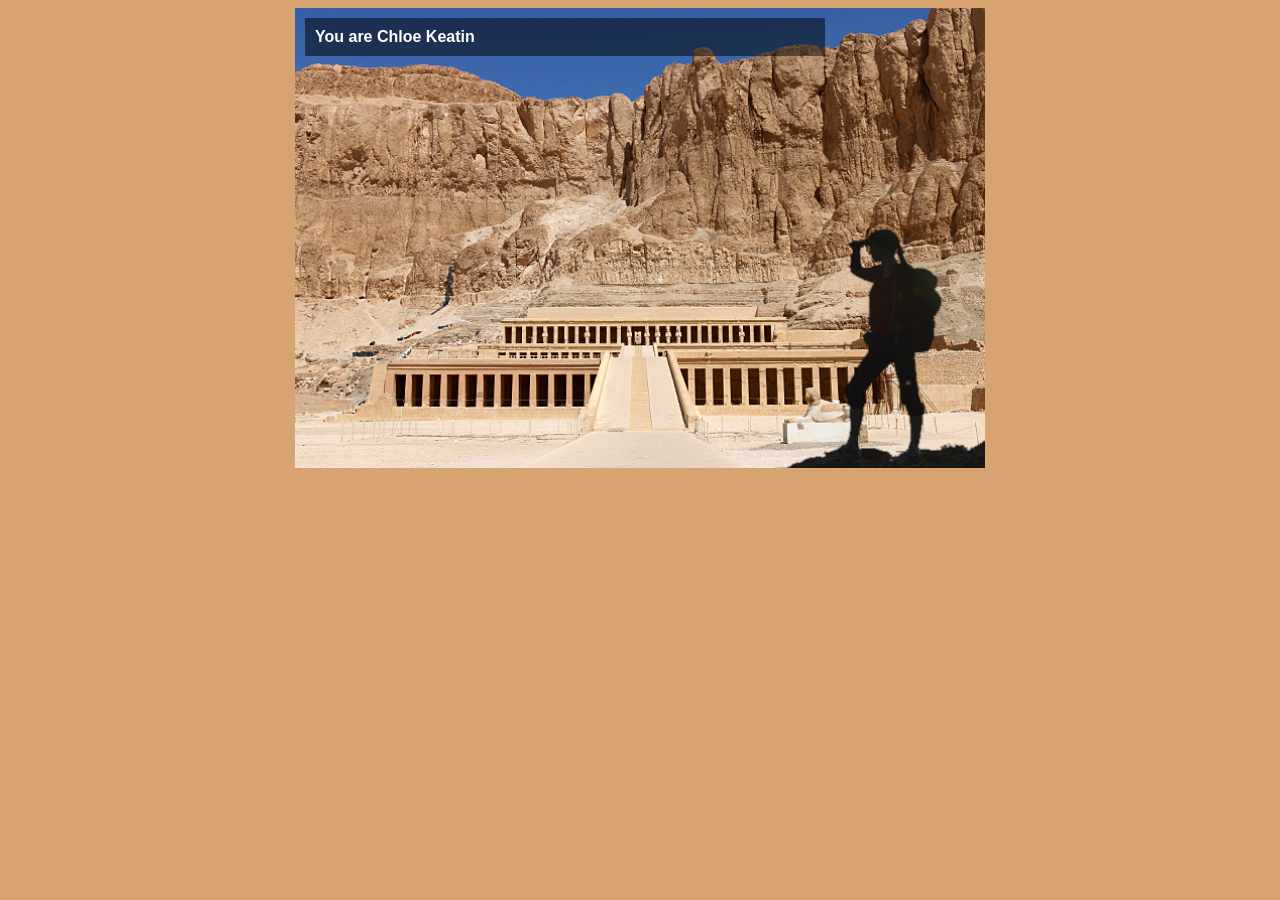
<file: index.html>
<DOCTYPE html>
<html>
<head>
<title>Temple of the Gods</title>
<script type="text/javascript" src="./lib.js"></script>
<link rel="stylesheet" type="text/css" href="puzzle.css">

<script type="text/javascript">
const MESSAGE = `You are Chloe Keating, famous adventurer and celebrated code-breaker.

After months of searching, you've arrived at the secret location known to house the Temple of the Gods.

You hope to reveal the secret treasure described in your late professor's notebook. Dr. Jones gifted it to you in his will, in the hopes that you would succeed where he did not.

Having taken a short rest at the bottom of the steep canyon that has miraculously hidden the temple for so long, you embark on the final part of your journey -- towards the temple entrance.
`;
</script>

</head>
<body 	style="background-color: #d7a371" 
		onload="printLetters('messagebox1', MESSAGE, 50, function () { showDiv('messagebox2',2000) });">
<div id="temple">
	<div id="messagebox1" class="storytext">
	</div>
	<div id="messagebox2" class="storytext"><a href="./index2.html">CONTINUE >></a>
	</div>
</div>
</body>
</html>
</file>
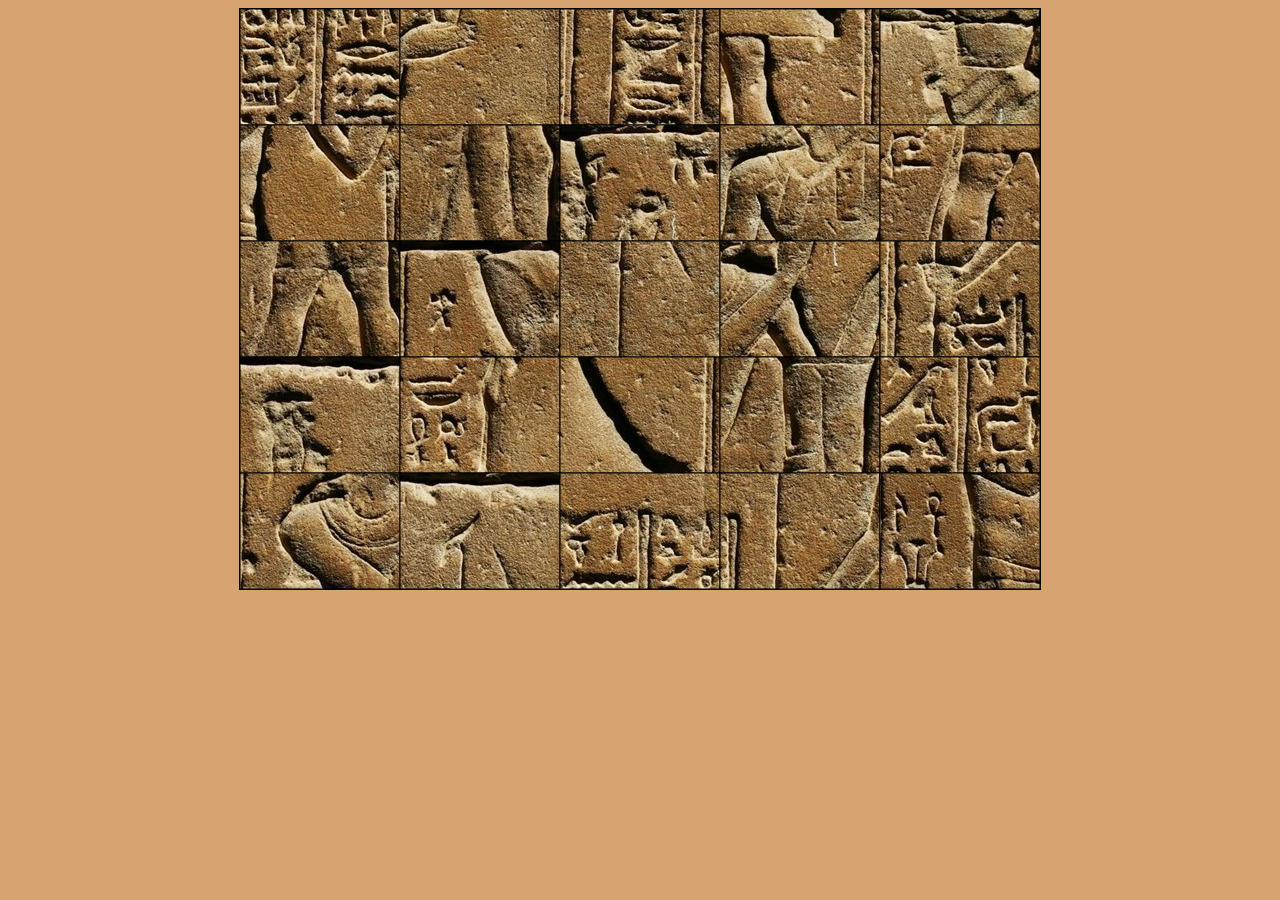
<file: 2wegw.html>
<!DOCTYPE html>
<html>
<head>
<meta http-equiv="Content-Type" content="text/html; charset=windows-1252">
    <title>The Slide Puzzle</title>
	<link rel="stylesheet" type="text/css" href="puzzle.css">
	<script src="./lib.js"></script>
    <script src="./slidepuzzle.js"></script>
</head>

<body onload="init();" style="background-color:#d7a371">
	<div id="container">
		<div class="centered">
			<canvas id="canvas" width="800" height="532" style="border: 1px solid black;"></canvas>
		</div>
	</div>

</body></html>
</file>
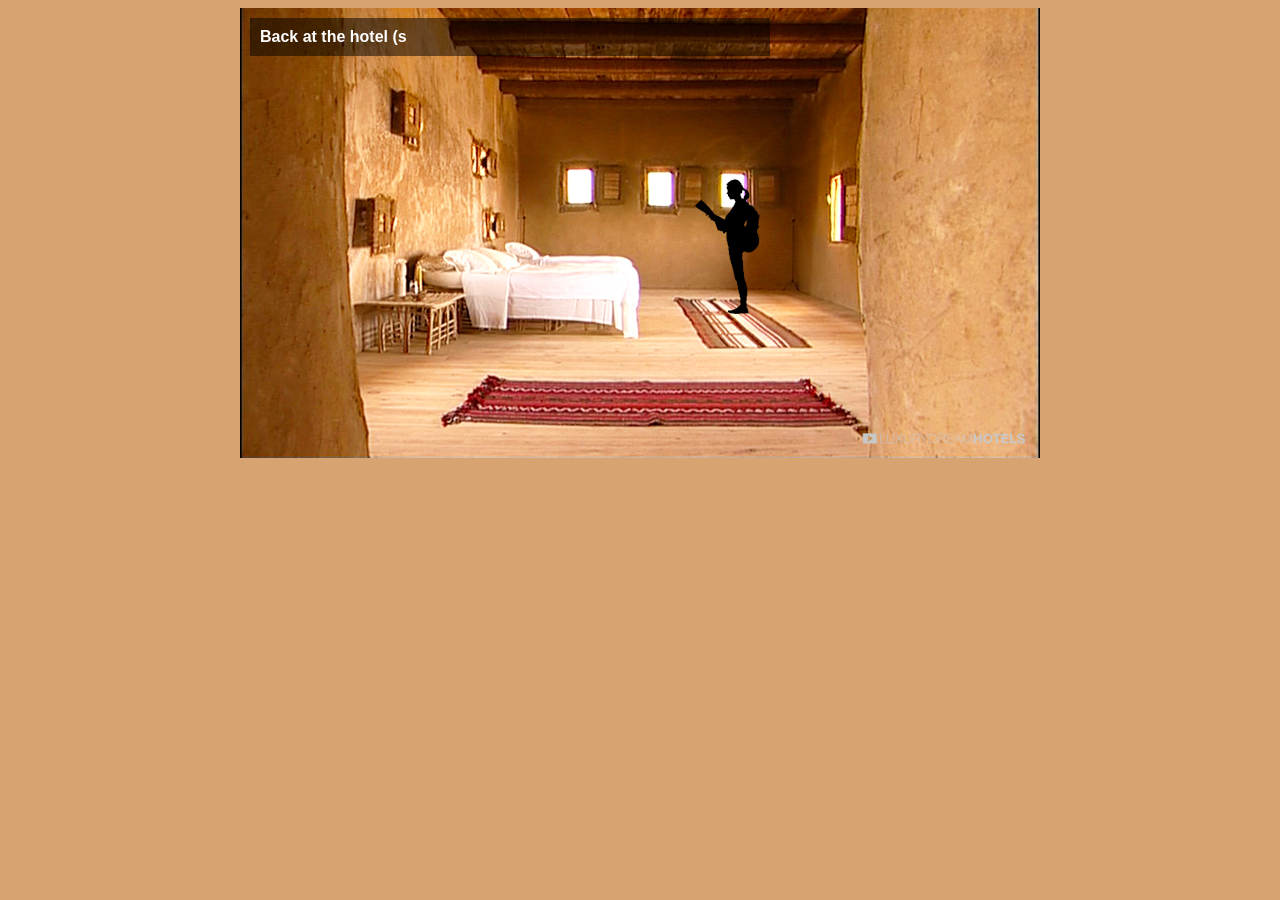
<file: 7fra.html>
<DOCTYPE html>
<html>
<head>
<title>Temple of the Gods</title>
<script type="text/javascript" src="./lib.js"></script>
<link rel="stylesheet" type="text/css" href="puzzle.css">

<script type="text/javascript">
const MESSAGE = `Back at the hotel (safe and sound) you take out the scroll from the now ruined temple.`;
</script>

</head>
<body 	style="background-color: #d7a371" 
		onload="printLetters('messagebox1', MESSAGE, 50, function () { showDiv('messagebox2',2000) });">
<div id="hotel">
	<div id="messagebox1" class="storytext">
	</div>
	<div id="messagebox2" class="storytext"><a href="./media/pbox.jpg">CLICK TO READ SCROLL>></a>
	</div>
</div>
</body>
</html>
</file>
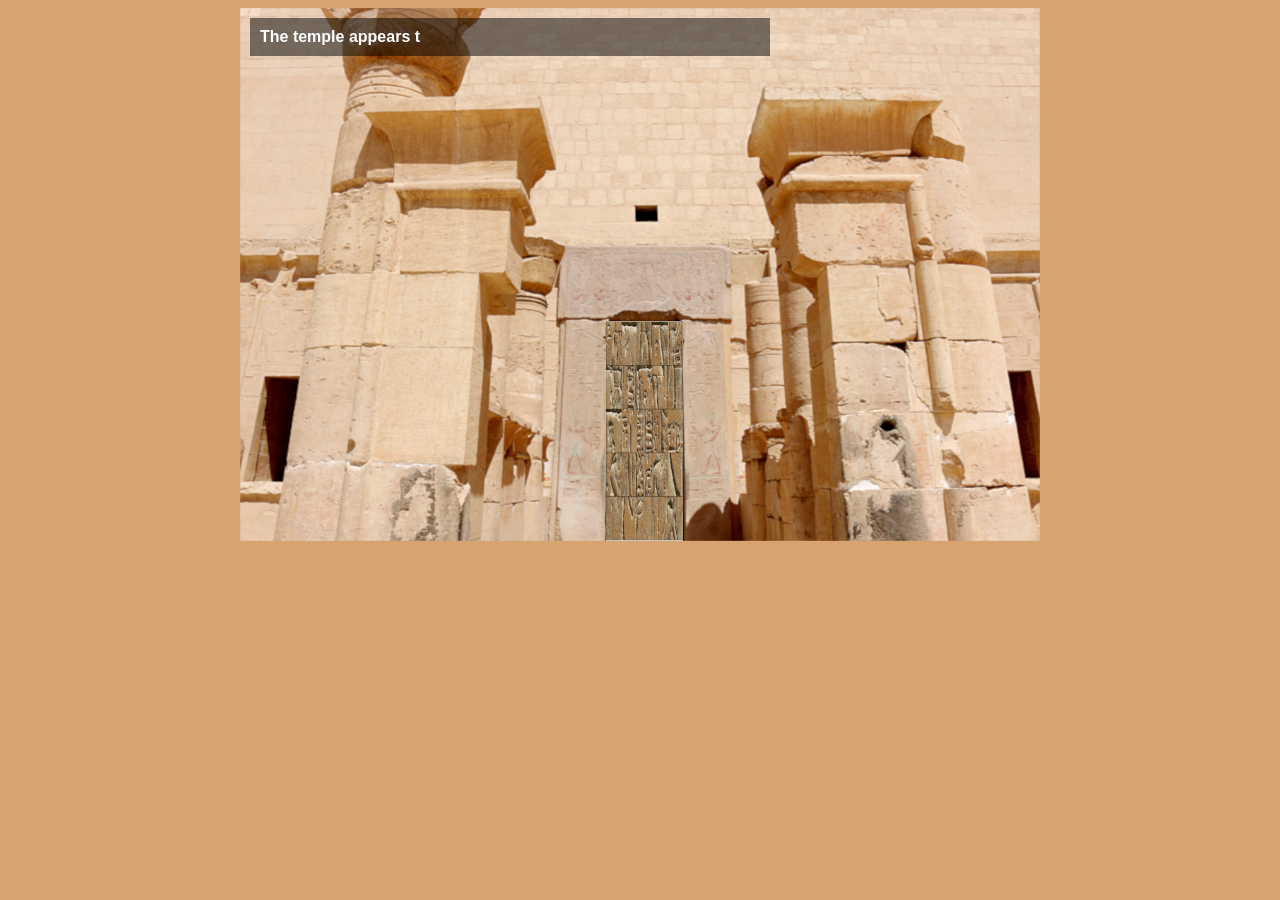
<file: index2.html>
<DOCTYPE html>
<html>
<head>
<title>Temple of the Gods</title>
<script type="text/javascript" src="./lib.js"></script>
<link rel="stylesheet" type="text/css" href="puzzle.css">

<script type="text/javascript">
const MESSAGE = `The temple appears to be blocked by a jumble of stone tiles.

You notice that the tiles can be moved in place.

The lines of the tiles remind you of a picture in Dr. Jones' notebook...`;
</script>

</head>
<body 	style="background-color: #d7a371" 
		onload="printLetters('messagebox1', MESSAGE, 50, function () { showDiv('messagebox2',2000) });">
<div id="entrance">
	<div id="messagebox1" class="storytext">
	</div>
	<div id="messagebox2" class="storytext"><a href="./2wegw.html">CONTINUE >></a>
	</div>
</div>
</body>
</html>
</file>
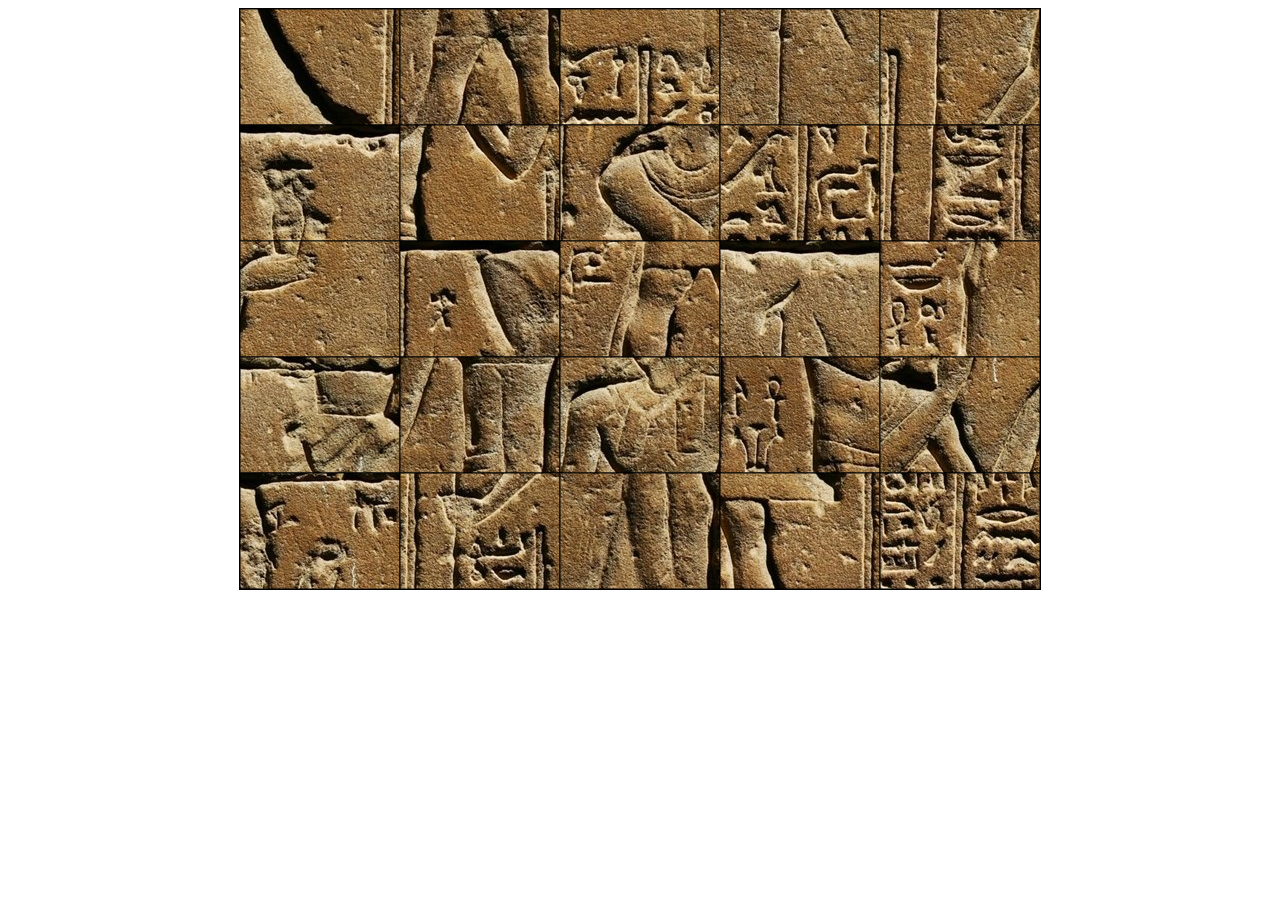
<file: puzzle.html>
<!DOCTYPE html>
<html>
<head>
<meta http-equiv="Content-Type" content="text/html; charset=windows-1252">
    <title></title>
	<link rel="stylesheet" type="text/css" href="puzzle.css">
	<script src="./lib.js"></script>
    <script src="./slidepuzzle.js"></script>
</head>

<body onload="init();">
	<div id="container">
		<div class="centered">
			<canvas id="canvas" width="800" height="532" style="border: 1px solid black;"></canvas>
		</div>
	</div>

</body></html>
</file>
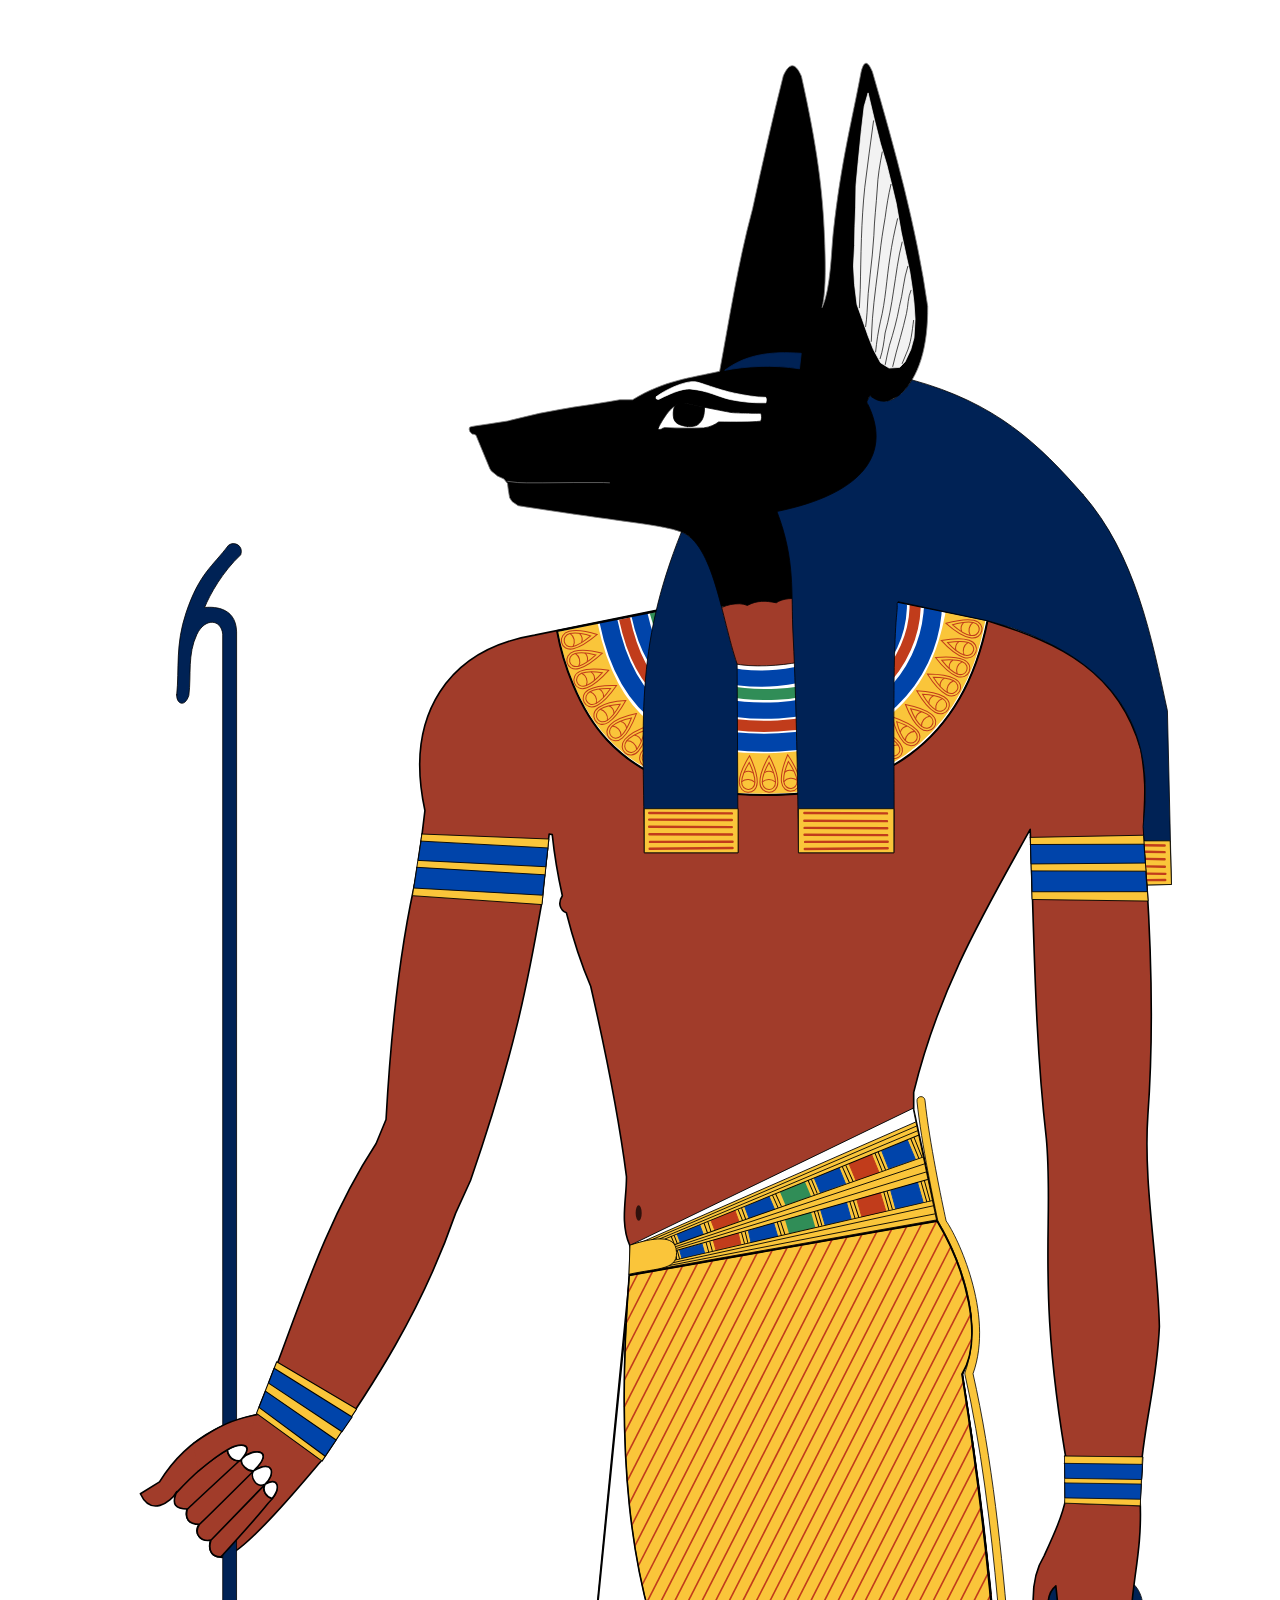
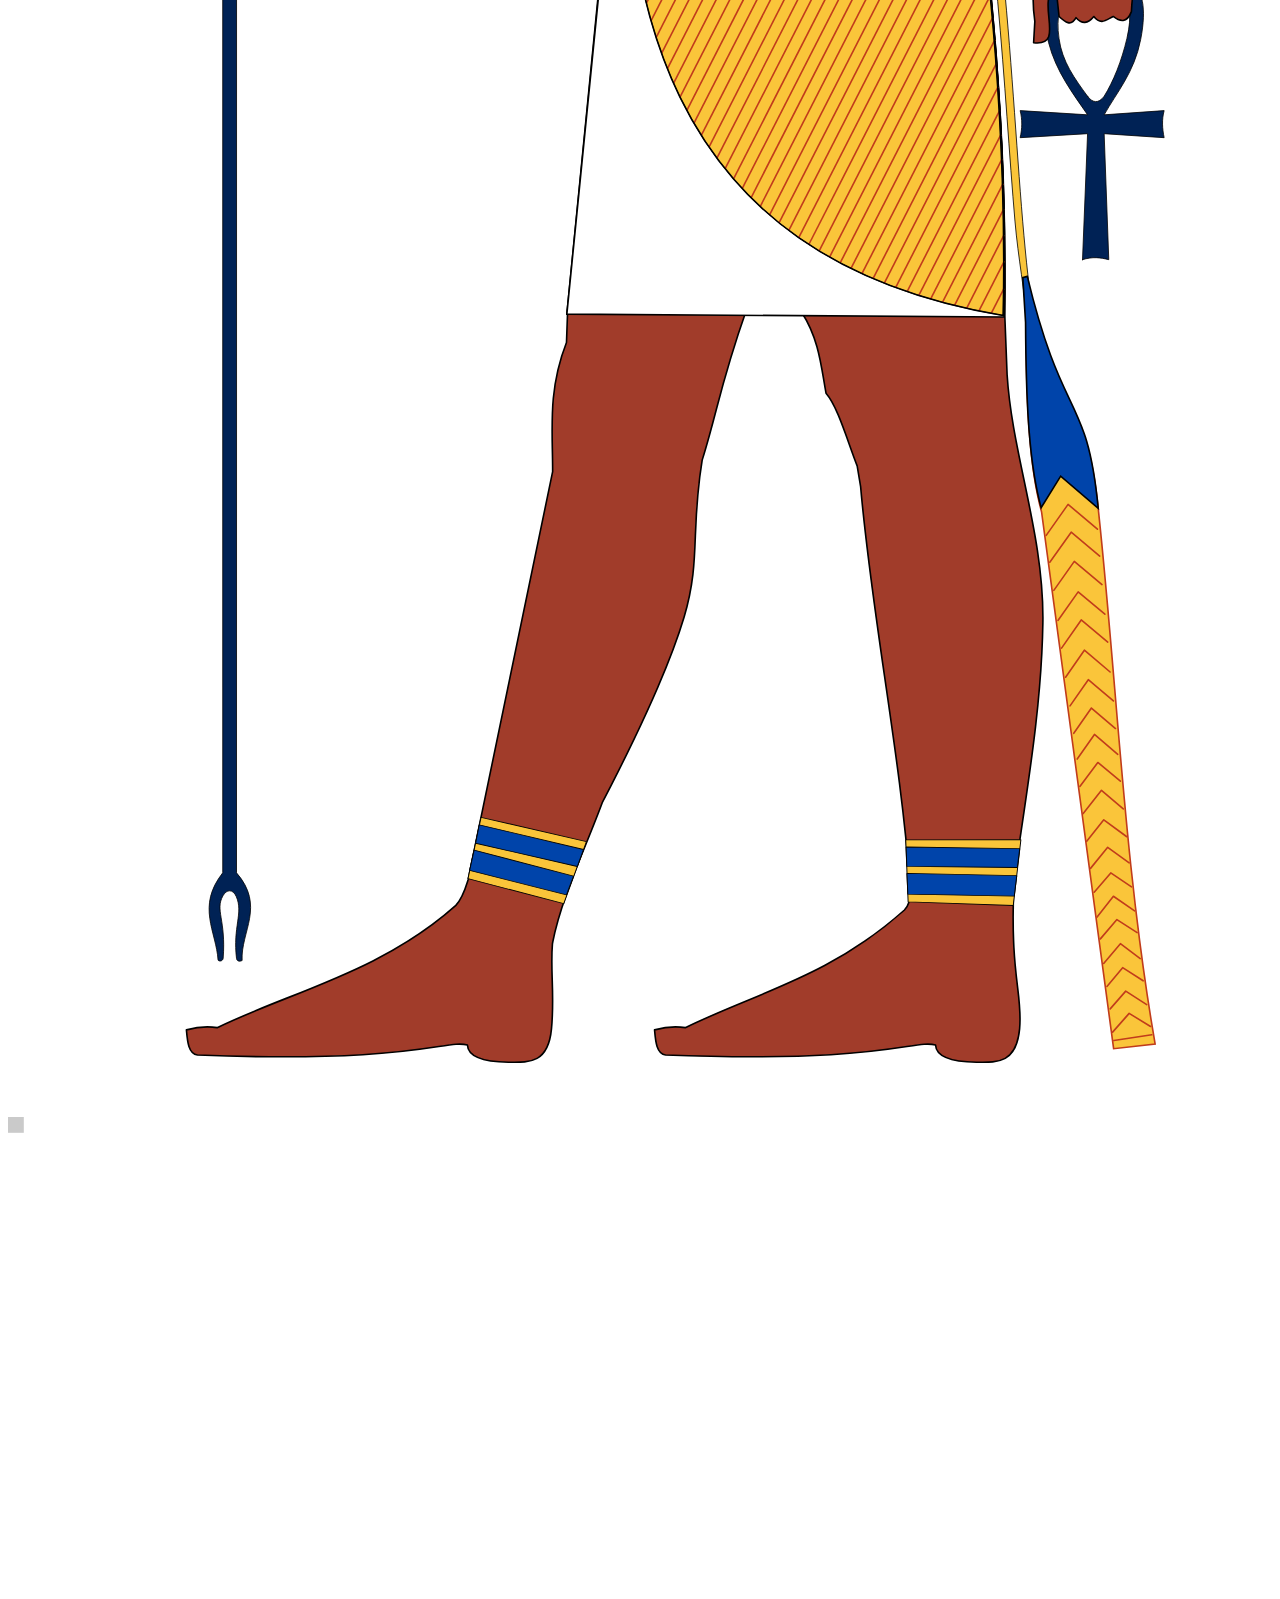
<file: svg.html>
<html>
<head>
	<link rel="stylesheet" type="text/css" href="svg.css">
	<script>
	function makeDraggable(evt) {
        var svg = evt.target;
		
		svg.addEventListener('touchstart', startDrag);
		svg.addEventListener('touchmove', drag);
		svg.addEventListener('touchend', endDrag);
		svg.addEventListener('touchleave', endDrag);
		svg.addEventListener('touchcancel', endDrag);
	
		function getMousePosition(evt) {
		  var CTM = svg.getScreenCTM();
		  if (evt.touches) { evt = evt.touches[0]; }
		  return {
			x: (evt.clientX - CTM.e) / CTM.a,
			y: (evt.clientY - CTM.f) / CTM.d
		  };
		}
		
        function startDrag(evt) {
          if (evt.target.classList.contains('draggable')) {
            selectedElement = evt.target;
            offset = getMousePosition(evt);

            // Make sure the first transform on the element is a translate transform
            var transforms = selectedElement.transform.baseVal;

            if (transforms.length === 0 || transforms.getItem(0).type !== SVGTransform.SVG_TRANSFORM_TRANSLATE) {
              // Create an transform that translates by (0, 0)
              var translate = svg.createSVGTransform();
              translate.setTranslate(0, 0);
              selectedElement.transform.baseVal.insertItemBefore(translate, 0);
            }

            // Get initial translation
            transform = transforms.getItem(0);
            offset.x -= transform.matrix.e;
            offset.y -= transform.matrix.f;
          }
        }

        function drag(evt) {
          if (selectedElement) {
            evt.preventDefault();
            var coord = getMousePosition(evt);
            transform.setTranslate(coord.x - offset.x, coord.y - offset.y);
          }
        }

        function endDrag(evt) {
          selectedElement = false;
        }
	}
	</script>
</head>
<body>

<svg viewBox="0 0 350 750">
  <use xlink:href="./media/source_files/gods_svg/Anubis_standing.svg#anubis" … ></use>
</svg>

	<svg xmlns="http://www.w3.org/2000/svg" viewBox="0 0 800 300">
		<rect class="draggable" x="0" y="0" width="10px" height="10px" fill="#cacaca"/>
		
	</svg>

</body>
</html>
</file>
<file: puzzle.css>
div#temple {
	text-align:			center;
	background-image: 	url("./media/temple.jpg");
	background-size: 	690px 460px;
	background-repeat: 	no-repeat;
	margin-left: 		auto;
	margin-right:		auto;
	min-width:			690px;
	min-height:			460px;
	display:			table;
}

div#hotel {
	text-align:			center;
	background-image: 	url("./media/hotel.jpg");
	background-size: 	800px 450px;
	background-repeat: 	no-repeat;
	margin-left: 		auto;
	margin-right:		auto;
	min-width:			800px;
	min-height:			450px;
	display:			table;
}

div#entrance {
	text-align:			center;
	background-image: 	url("./media/entrance.png");
	background-size: 	800px 533px;
	background-repeat: 	no-repeat;
	margin-left: 		auto;
	margin-right:		auto;
	min-width:			800px;
	min-height:			533px;
	display:			table;
}

div.storytext {
	font-family: arial;
	font-weight: bold;
	font-size: 16px;
	margin: 10;
	padding: 10;
	color: white;
	background: rgba(0,0,0,0.5);
}

div#messagebox1 {
	text-align: left;
	max-width: 500px;
}

div#messagebox2 {
	display:none;
	max-width: 500px;
}

div#messagebox2 {
	display:none;
	max-width: 500px;
	
}

div#messagebox3 {
	text-align: left;
	max-width: 750px;
	margin-left: 25px;
	margin-right: 25px;
}

div.storytext>a {
	color: white;
	font-style: italic;
}

ul {
  text-align: center;
  list-style-type: none;
  display: inline-block;
  background: none;
  padding: 0;
  border-bottom-color: #777777;
  border-bottom-width: 1px;
  border-bottom-style: solid;
  margin-bottom: 20px;
  position:relative;
}

ul>li {
  float: left;
  background: none;
  margin: 5px 5px 0px 5px;
  padding: 5px 5px 0px 5px;
  display: inline-block;
  vertical-align: bottom;  /* Align the element at the bottom   */
  bottom:0px;
}

.ul:after {
	content: "";
	display: inline-block;
	height: 100%;            /* Same height as the parent */
	vertical-align: bottom;  /* Align the element at the bottom   */
}

.table {
	display: table;   /* Allow the centering to work */
	margin: 0 auto;
}

div#container {
	text-align:center;
	margin-left:auto;
	margin-right:auto;
	display:block;
}

div#puzzlecanvas {
	text-align:			center;
	background-image: 	url("./media/tomb2.jpg");
	background-size: 	800px 580px;
	background-repeat: 	no-repeat;
	margin-left: 		auto;
	margin-right:		auto;
	min-width:			800px;
	min-height: 		580px;
	display:			inline-block;
}

.idol_img {
	height: 		auto;
	width: 			45px;
	vertical-align: bottom;
}

.connectSortable {
}

.shaking {
  /* Start the shake animation and make the animation last for 0.5 seconds */
  animation: shake 0.5s; 

  /* When the animation is finished, start again */
  animation-iteration-count: 8; /*infinite; */
}

@keyframes shake {
  0% { transform: translate(1px, 1px) rotate(0deg); }
  10% { transform: translate(-1px, -2px) rotate(-1deg); }
  20% { transform: translate(-3px, 0px) rotate(1deg); }
  30% { transform: translate(3px, 2px) rotate(0deg); }
  40% { transform: translate(1px, -1px) rotate(1deg); }
  50% { transform: translate(-1px, 2px) rotate(-1deg); }
  60% { transform: translate(-3px, 1px) rotate(0deg); }
  70% { transform: translate(3px, 1px) rotate(-1deg); }
  80% { transform: translate(-1px, -1px) rotate(1deg); }
  90% { transform: translate(1px, 2px) rotate(0deg); }
  100% { transform: translate(1px, -2px) rotate(-1deg); }
}
</file>
<file: svg.css>
.idol {

	
}

.static {
cursor: not-allowed;
}
.draggable {
cursor: move;
}
</file>
